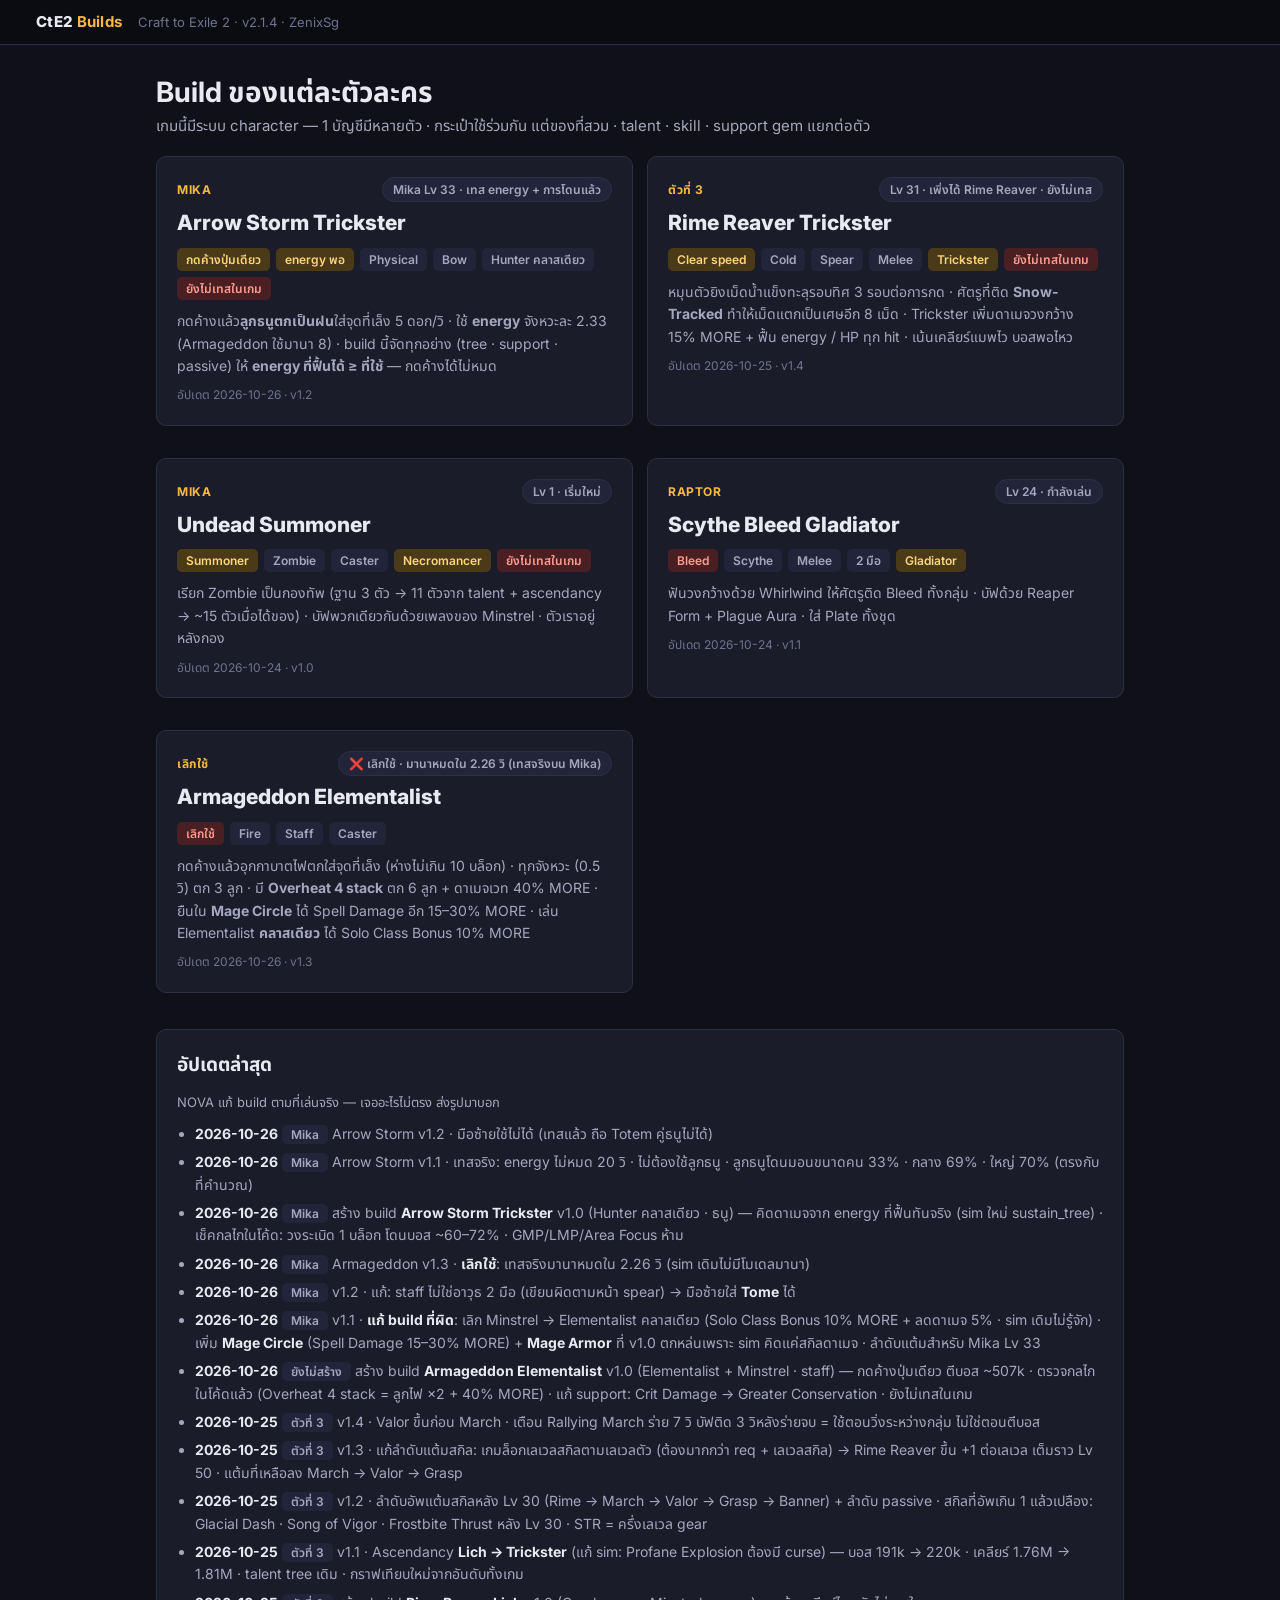
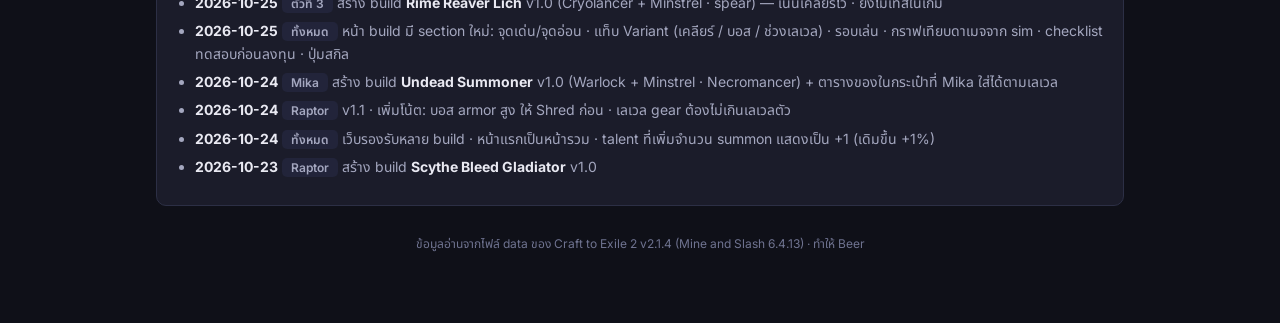
<file: index.html>
<!doctype html>
<html lang="th">
<head>
<meta charset="utf-8">
<meta name="viewport" content="width=device-width, initial-scale=1">
<title>CtE2 Builds</title>
<meta name="description" content="Craft to Exile 2 builds ของ Beer บนเซิฟ ZenixSg">
<link rel="preconnect" href="https://fonts.googleapis.com">
<link href="https://fonts.googleapis.com/css2?family=Inter:wght@400;500;600;700;800&family=Noto+Sans+Thai:wght@400;500;600;700&display=swap" rel="stylesheet">
<link rel="stylesheet" href="style.css">
</head>
<body data-page="hub">
<header class="topbar">
  <div class="topbar-in">
    <a class="logo" href="./">CtE2 <b>Builds</b></a>
    <span class="crumb">Craft to Exile 2 · v2.1.4 · ZenixSg</span>
  </div>
</header>
<div class="hubwrap">
  <h1>Build ของแต่ละตัวละคร</h1>
  <p class="sub">เกมนี้มีระบบ character — 1 บัญชีมีหลายตัว · กระเป๋าใช้ร่วมกัน แต่ของที่สวม · talent · skill · support gem แยกต่อตัว</p>
  <div id="buildCards" class="bcards"></div>
  <section class="card">
    <h2>อัปเดตล่าสุด</h2>
    <p class="small">NOVA แก้ build ตามที่เล่นจริง — เจออะไรไม่ตรง ส่งรูปมาบอก</p>
    <ul id="changelog" class="clog"></ul>
  </section>
  <footer class="foot">ข้อมูลอ่านจากไฟล์ data ของ Craft to Exile 2 v2.1.4 (Mine and Slash 6.4.13) · ทำให้ Beer</footer>
</div>
<div id="tip" class="tip" hidden></div>
<script src="changelog.js"></script>
<script src="builds/list.js"></script>
<script src="builds/arrowstorm.content.js"></script>
<script src="builds/armageddon.content.js"></script>
<script src="builds/rime.content.js"></script>
<script src="builds/summoner.content.js"></script>
<script src="builds/bleed.content.js"></script>
<script src="app.js"></script>
</body>
</html>
</file>
<file: style.css>
:root{
  --bg:#0f1018;--bg2:#151622;--card:#1b1c2a;--card2:#22243a;--line:#2c2f45;
  --tx:#e9e9f2;--tx2:#a4a7bf;--tx3:#6f7390;
  --gold:#f5b942;--gold2:#ffd57a;--red:#e2574c;--blue:#5aa8f0;--green:#5cc98a;
  --str:#e2574c;--int:#5aa8f0;--dex:#5cc98a;
}
*{box-sizing:border-box}
html{scroll-behavior:smooth}
body{margin:0;background:var(--bg);color:var(--tx);font:15px/1.6 Inter,"Noto Sans Thai",system-ui,sans-serif}
a{color:var(--gold)}
code{background:var(--card2);padding:1px 6px;border-radius:4px;font-size:13px}
.topbar{position:sticky;top:0;z-index:20;background:#0b0c13ee;backdrop-filter:blur(6px);border-bottom:1px solid var(--line)}
.topbar-in{max-width:1240px;margin:0 auto;padding:10px 16px;display:flex;gap:16px;align-items:center}
.logo{font-weight:800;letter-spacing:.3px}.logo b{color:var(--gold)}
.crumb{color:var(--tx3);font-size:13px}
.layout{max-width:1240px;margin:0 auto;padding:20px 16px 60px;display:grid;grid-template-columns:minmax(0,1fr) 260px;gap:20px}
main{min-width:0}
.card{background:var(--card);border:1px solid var(--line);border-radius:10px;padding:20px;margin-bottom:18px}
h1{font-size:28px;margin:6px 0 4px;line-height:1.25}
h2{font-size:19px;margin:0 0 12px;display:flex;align-items:center;gap:10px;flex-wrap:wrap}
h3{font-size:15px;margin:20px 0 10px;color:var(--gold2)}
.small{color:var(--tx2);font-size:13px;margin:4px 0 10px}
.pill{font-size:12px;font-weight:600;background:var(--card2);color:var(--tx2);border:1px solid var(--line);border-radius:20px;padding:2px 10px}
.hero{display:flex;gap:18px;align-items:center;background:linear-gradient(120deg,#2a1820 0%,#1b1c2a 55%)}
.hero-icon{flex:0 0 92px;height:92px;border-radius:12px;background:#0d0e15;border:2px solid var(--gold);display:grid;place-items:center}
.hero-icon img{width:64px;height:64px;image-rendering:pixelated}
.sub{color:var(--tx2);margin:0 0 12px}
.tags{display:flex;gap:6px;flex-wrap:wrap}
.tag{font-size:12px;font-weight:600;padding:2px 9px;border-radius:5px;background:var(--card2);color:var(--tx2)}
.tag.red{background:#4a1f22;color:#ff9a90}.tag.gold{background:#4a3a17;color:var(--gold2)}
.meta{display:grid;grid-template-columns:repeat(4,minmax(0,1fr));gap:8px}
.meta div{background:#0f1018aa;border:1px solid var(--line);border-radius:8px;padding:8px 10px}
.meta span{display:block;font-size:11px;color:var(--tx3)}.meta b{font-size:14px}
.grid4{display:grid;grid-template-columns:repeat(4,minmax(0,1fr));gap:10px}
.mini{background:var(--card2);border-radius:8px;padding:12px}
.mini .k{font-size:11px;color:var(--tx3);text-transform:uppercase;letter-spacing:.5px}
.mini .v{font-weight:700;font-size:16px;color:var(--gold2)}
.mini .d{font-size:13px;color:var(--tx2)}
.note{margin-top:12px;padding:10px 12px;border-radius:8px;font-size:14px}
.note.warn{background:#3a2a12;border:1px solid #6b4d1c;color:#ffd99a}
.gear{display:grid;grid-template-columns:repeat(2,minmax(0,1fr));gap:10px}
.slot{background:var(--card2);border-radius:8px;padding:12px 14px;border-left:3px solid var(--gold)}
.sl{font-size:12px;color:var(--tx3)}.sn{font-weight:700;font-size:17px}.sn.dim{color:var(--tx3)}
.slot ul{margin:6px 0 0;padding-left:18px;font-size:13.5px;color:var(--tx2)}
.slot li.bad{color:#ff9a90}
.tablewrap{overflow-x:auto}
.tbl{width:100%;border-collapse:collapse;font-size:14px}
.tbl th{text-align:left;color:var(--tx3);font-weight:600;font-size:12px;padding:8px;border-bottom:1px solid var(--line)}
.tbl td{padding:8px;border-bottom:1px solid #23253a;vertical-align:top}
.statrow{display:grid;grid-template-columns:repeat(3,minmax(0,1fr));gap:10px}
.st{background:var(--card2);border-radius:8px;padding:12px;border-top:3px solid}
.st.str{border-color:var(--str)}.st.int{border-color:var(--int)}.st.dex{border-color:var(--dex)}
.st b{display:block;font-size:18px}.st span{display:block;font-size:13px;color:var(--tx2)}.st em{display:inline-block;margin-top:6px;font-style:normal;font-size:12px;font-weight:600;background:#0f1018;padding:2px 8px;border-radius:4px}
.steps{padding-left:22px;margin:10px 0}.steps li{margin:4px 0}
.tabs{display:flex;gap:6px;overflow-x:auto;padding-bottom:6px;scrollbar-width:thin}
.tabs button{flex:0 0 auto;background:var(--card2);color:var(--tx2);border:1px solid var(--line);border-radius:6px;padding:7px 12px;font:600 13px Inter,"Noto Sans Thai",sans-serif;cursor:pointer;white-space:nowrap}
.tabs button.on{background:#3a2f17;color:var(--gold2);border-color:var(--gold)}
.counter{display:flex;gap:14px;flex-wrap:wrap;align-items:center;margin:8px 0;font-size:13px;color:var(--tx2)}
.counter span:first-child{background:var(--card2);padding:4px 10px;border-radius:6px}
.counter b{color:var(--gold2)}
.treebox{position:relative;height:560px;background:radial-gradient(ellipse at center,#141522 0%,#08090e 100%);border:1px solid var(--line);border-radius:8px;overflow:hidden;touch-action:none;cursor:grab}
.treebox:active{cursor:grabbing}
#treeSvg{width:100%;height:100%;display:block}
.zoom{position:absolute;left:10px;top:10px;display:flex;flex-direction:column;gap:6px;z-index:2}
.zoom button{width:34px;height:34px;border-radius:6px;border:1px solid var(--line);background:#1f2133;color:var(--tx);font-size:18px;cursor:pointer}
.legend{display:flex;gap:16px;flex-wrap:wrap;font-size:12px;color:var(--tx2);margin-top:8px}
.lg{display:inline-block;width:12px;height:12px;border-radius:50%;vertical-align:-2px;margin-right:5px;border:2px solid}
.lg.alloc{border-color:var(--gold);background:#4a3a17}.lg.major{border-color:#b48a3c;width:16px;height:16px}.lg.notable{border-color:#6d7090}.lg.small{border-color:#454860;width:9px;height:9px}
.order{display:grid;gap:10px}
.ph{background:var(--card2);border-radius:8px;padding:10px 12px}
.ph-h{display:flex;justify-content:space-between;gap:10px;font-weight:700;font-size:14px}
.ph-h span{color:var(--gold2);font-size:12px;white-space:nowrap}
.ph-n{display:flex;flex-wrap:wrap;gap:5px;margin-top:8px}
.nd{display:inline-flex;align-items:center;gap:5px;background:#0f1018;border:1px solid var(--line);border-radius:5px;padding:2px 7px 2px 3px;font-size:12px}
.nd img{width:18px;height:18px;image-rendering:pixelated}
.nd i{font-style:normal;color:var(--tx3);font-size:11px}
.nd.big{border-color:#6b5320;color:var(--gold2)}.nd.key{border-color:var(--gold);background:#3a2f17;color:var(--gold2);font-weight:700}
.dont{padding-left:18px}.dont li{margin:4px 0;color:var(--tx2)}.dont b{color:#ff9a90}
.ascwrap{display:grid;grid-template-columns:300px minmax(0,1fr);gap:16px;align-items:start}
#ascSvg{width:100%;aspect-ratio:1/1;background:radial-gradient(ellipse at center,#1a1420 0%,#09090e 100%);border:1px solid var(--line);border-radius:8px}
.school{margin-bottom:16px}
.school-h{display:flex;align-items:center;gap:10px;font-weight:700;font-size:16px;margin-bottom:8px}
.school-h span{font-size:12px;color:var(--tx3);font-weight:500}
.sgrid{display:grid;grid-template-columns:44px repeat(10,minmax(0,1fr));gap:4px;background:#0d0e15;border:1px solid var(--line);border-radius:8px;padding:8px;overflow-x:auto}
.sgrid .lv{font-size:11px;color:var(--tx3);display:flex;align-items:center}
.sc{aspect-ratio:1/1;position:relative;border-radius:6px}
.sc.has{background:#181a28;border:1px solid #2a2d42;cursor:pointer}
.sc.has img{width:100%;height:100%;image-rendering:pixelated;opacity:.35;border-radius:5px}
.sc.pick{border:2px solid var(--gold);background:#2b2414}
.sc.pick img{opacity:1}
.sc .pr{position:absolute;top:-6px;right:-6px;background:var(--gold);color:#1a1300;font-weight:800;font-size:11px;min-width:18px;height:18px;border-radius:9px;display:grid;place-items:center;padding:0 4px}
.sc.pass{border-radius:50%}
.gemgrid{display:grid;grid-template-columns:repeat(3,minmax(0,1fr));gap:10px}
.gem{background:var(--card2);border-radius:8px;padding:12px}
.gem .gs{font-size:12px;color:var(--tx3)}.gem b{display:block;font-size:17px;color:var(--gold2)}.gem span{display:block;font-size:13px}.gem em{display:block;font-size:12px;color:var(--tx3);font-style:normal}
.chips{display:flex;flex-wrap:wrap;gap:6px;padding:0;margin:0;list-style:none;counter-reset:c}
ol.chips li{counter-increment:c}
ol.chips li::before{content:counter(c);color:var(--gold);font-weight:800;margin-right:6px}
.chips li{background:var(--card2);border:1px solid var(--line);border-radius:6px;padding:4px 10px;font-size:13px}
.plain{padding-left:18px}
details{background:var(--card2);border-radius:8px;padding:10px 14px;margin-bottom:8px}
summary{cursor:pointer;font-weight:600}
details p{color:var(--tx2);margin:8px 0 0}
.toc .sticky{position:sticky;top:68px;padding:14px}
.toct{font-weight:700;margin-bottom:8px}
.toc a{display:block;color:var(--tx2);text-decoration:none;padding:6px 10px;border-radius:6px;font-size:14px}
.toc a:hover,.toc a.on{background:#2b2414;color:var(--gold2)}
.tip{position:fixed;z-index:50;max-width:280px;background:#0b0c13f5;border:1px solid var(--gold);border-radius:8px;padding:10px 12px;font-size:13px;pointer-events:none;box-shadow:0 6px 24px #000a}
.tip .tn{font-weight:700;color:var(--gold2)}.tip .tt{font-size:11px;color:var(--tx3);margin-bottom:4px}.tip ul{margin:4px 0 0;padding-left:16px;color:var(--tx)}.tip .to{margin-top:6px;font-size:12px;color:var(--gold)}
.tip .td{color:var(--tx2);margin-top:4px}
.foot{color:var(--tx3);font-size:12px;text-align:center;padding:10px}
@media (max-width:980px){.layout{grid-template-columns:minmax(0,1fr)}.toc{display:none}}
@media (max-width:720px){
  .meta,.grid4{grid-template-columns:repeat(2,minmax(0,1fr))}
  .gear,.statrow,.gemgrid{grid-template-columns:minmax(0,1fr)}
  .ascwrap{grid-template-columns:minmax(0,1fr)}
  .hero{flex-direction:column;align-items:flex-start}
  .treebox{height:440px}
  .sgrid{grid-template-columns:34px repeat(10,minmax(26px,1fr))}
  h1{font-size:23px}
}
/* multi-build (2026-10-24) */
a.logo{color:var(--tx);text-decoration:none}
.charname{color:var(--tx3);font-weight:600;font-size:.7em}
.toc .back{margin-top:8px;border-top:1px solid var(--line);padding-top:10px;color:var(--gold)}
.hubwrap{max-width:1000px;margin:0 auto;padding:24px 16px 60px}
.bcards{display:grid;grid-template-columns:repeat(2,minmax(0,1fr));gap:14px;margin:18px 0}
.bcard{display:block;text-decoration:none;color:var(--tx);transition:border-color .15s}
.bcard:hover{border-color:var(--gold)}
.bc-top{display:flex;justify-content:space-between;align-items:center}
.char{font-size:12px;font-weight:700;color:var(--gold);letter-spacing:.5px;text-transform:uppercase}
.bc-t{font-size:21px;font-weight:800;margin:4px 0 8px}
.bcard .sub{margin:10px 0 8px;font-size:14px}
.bc-f{font-size:12px;color:var(--tx3)}
.clog{padding-left:18px;margin:0}.clog li{margin:6px 0;color:var(--tx2);font-size:14px}.clog b{color:var(--tx)}
.stash td:first-child{white-space:nowrap}
.lvb{display:inline-block;background:#3a2f17;color:var(--gold2);border:1px solid var(--gold);border-radius:5px;padding:1px 7px;font-size:12px;font-weight:700}
.note:not(.warn){background:var(--card2);border:1px solid var(--line);color:var(--tx2)}
@media (max-width:720px){.bcards{grid-template-columns:minmax(0,1fr)}}
/* combo / sim / checklist (2026-10-25) */
.combo{display:flex;align-items:stretch;gap:6px}
.cstep{flex:1 1 0;min-width:0;background:var(--card2);border:1px solid var(--line);border-radius:10px;padding:12px;display:flex;flex-direction:column;gap:4px}
.cstep.main{border-color:var(--gold);background:linear-gradient(180deg,#2b2414 0%,var(--card2) 70%)}
.cstep .cr{font-size:11px;font-weight:700;letter-spacing:.5px;text-transform:uppercase;color:var(--tx3)}
.cstep.main .cr{color:var(--gold)}
.cstep .ci{height:40px}.cstep .ci img{width:40px;height:40px;image-rendering:pixelated;border-radius:6px;background:#0d0e15}
.cstep b{font-size:15px}.cstep span{font-size:13px;color:var(--tx2)}
.cstep .share{height:6px;background:#0f1018;border-radius:3px;margin-top:auto;overflow:hidden}
.cstep .share i{display:block;height:100%;background:var(--gold);border-radius:3px}
.cstep em{font-style:normal;font-size:12px;color:var(--gold2)}
.carrow{flex:0 0 auto;align-self:center;color:var(--gold);font-size:26px;font-weight:800}
.simgrid{display:grid;grid-template-columns:repeat(2,minmax(0,1fr));gap:16px}
.simh{font-size:12px;font-weight:700;color:var(--tx3);text-transform:uppercase;letter-spacing:.5px;margin-bottom:6px}
.srow{display:grid;grid-template-columns:minmax(0,1.3fr) minmax(0,1fr) 54px;gap:8px;align-items:center;padding:5px 6px;border-radius:6px;font-size:13px}
.srow .snm{min-width:0}.srow .snm i{display:block;font-style:normal;font-size:11px;color:var(--tx3);white-space:nowrap;overflow:hidden;text-overflow:ellipsis}
.srow .sbar{height:10px;background:#0f1018;border-radius:5px;overflow:hidden}
.srow .sbar i{display:block;height:100%;background:#5d6080;border-radius:5px}
.srow b{text-align:right;font-variant-numeric:tabular-nums;color:var(--tx2)}
.srow.me{background:#2b2414}.srow.me .sbar i{background:var(--gold)}.srow.me b,.srow.me .snm{color:var(--gold2);font-weight:700}
.srow.ref .sbar i{background:var(--blue)}.srow.ref .snm{color:#9cc8f5}
.check{list-style:none;padding:0;margin:0;display:grid;gap:6px}
.check label{display:flex;gap:10px;align-items:flex-start;background:var(--card2);border:1px solid var(--line);border-radius:8px;padding:10px 12px;cursor:pointer;font-size:14px}
.check input{margin-top:3px;accent-color:var(--gold);width:16px;height:16px;flex:0 0 auto}
.check input:checked+span{color:var(--tx3);text-decoration:line-through}
.sw{display:grid;grid-template-columns:repeat(2,minmax(0,1fr));gap:12px}
.sw>div{background:var(--card2);border-radius:8px;padding:12px 14px;border-top:3px solid}
.sw .pros{border-color:var(--green)}.sw .cons{border-color:var(--red)}
.swh{font-weight:700;font-size:14px;margin-bottom:4px}.pros .swh{color:var(--green)}.cons .swh{color:#ff9a90}
.sw ul{margin:0;padding-left:18px;font-size:14px;color:var(--tx2)}.sw li{margin:5px 0}
.vlist{margin:6px 0 0;padding-left:18px}.vlist li{margin:5px 0}
.binds{display:grid;grid-template-columns:repeat(auto-fill,minmax(150px,1fr));gap:8px}
.bind{background:var(--card2);border:1px solid var(--line);border-radius:8px;padding:10px;display:flex;flex-direction:column;gap:2px}
.bind kbd{align-self:flex-start;font:700 12px Inter,sans-serif;background:#0f1018;border:1px solid var(--gold);color:var(--gold2);border-radius:5px;padding:1px 8px;margin-bottom:4px}
.bind b{font-size:14px}.bind span{font-size:12px;color:var(--tx3)}
@media (max-width:720px){
  .combo{flex-direction:column}.carrow{transform:rotate(90deg);line-height:1}
  .simgrid,.sw{grid-template-columns:minmax(0,1fr)}
}
</file>
